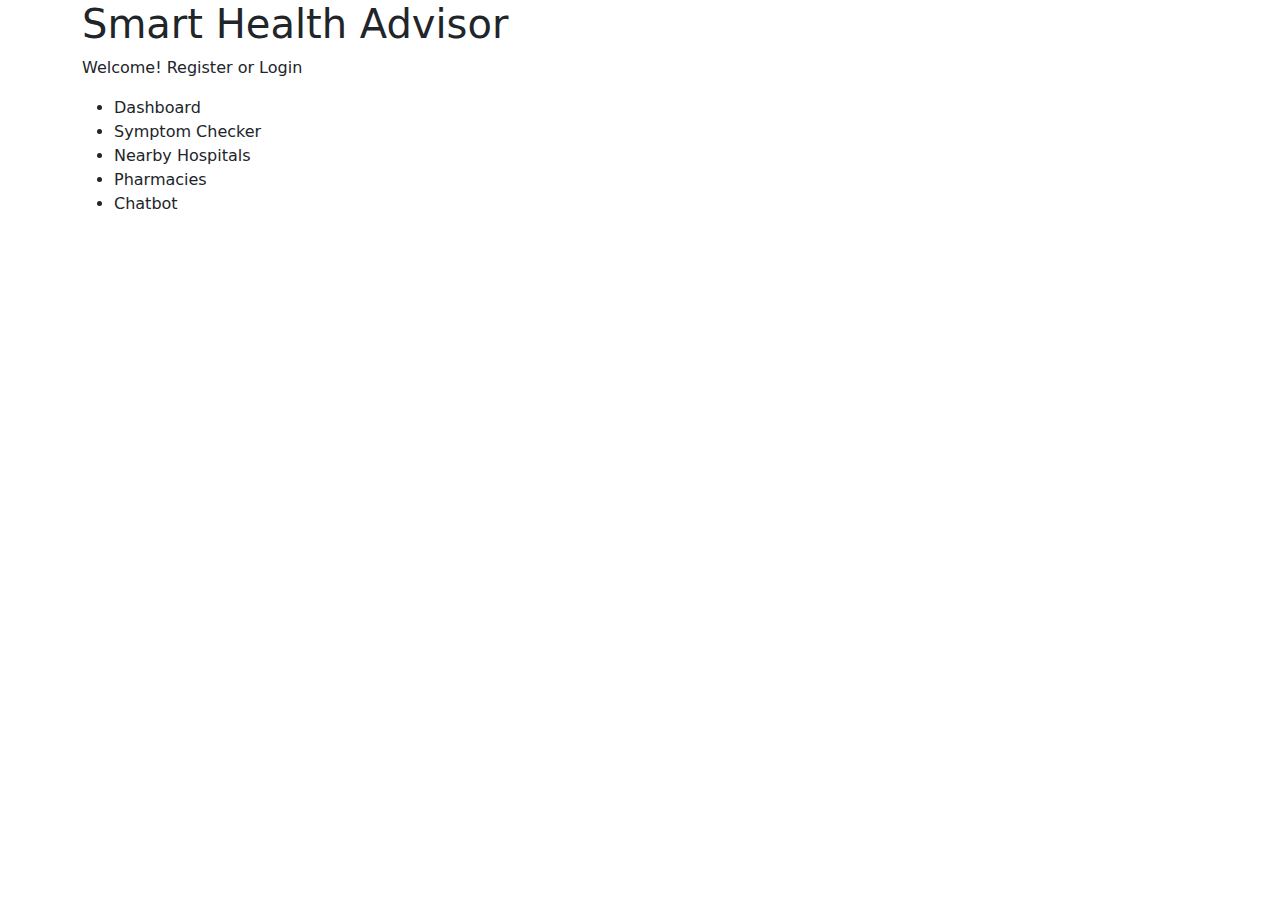
<file: smart-health-advisor/src/main/resources/templates/index.html>
<!DOCTYPE html>
<html xmlns:th="http://www.thymeleaf.org">
<head>
    <meta charset="UTF-8">
    <title>Smart Health Advisor</title>
    <link rel="stylesheet" th:href="@{/css/style.css}">
    <link rel="stylesheet"
          href="https://cdn.jsdelivr.net/npm/bootstrap@5.3.2/dist/css/bootstrap.min.css">
</head>
<body>
<div class="container">
    <h1>Smart Health Advisor</h1>
    <p>Welcome! <a th:href="@{/register}">Register</a> or <a th:href="@{/login}">Login</a></p>

    <ul>
        <li><a th:href="@{/dashboard}">Dashboard</a></li>
        <li><a th:href="@{/diagnosis}">Symptom Checker</a></li>
        <li><a th:href="@{/map}">Nearby Hospitals</a></li>
        <li><a th:href="@{/pharmacies}">Pharmacies</a></li>
        <li><a th:href="@{/chatbot}">Chatbot</a></li>
    </ul>
</div>
<script src="https://cdn.jsdelivr.net/npm/bootstrap@5.3.2/dist/js/bootstrap.bundle.min.js"></script>

</body>
</html>
</file>
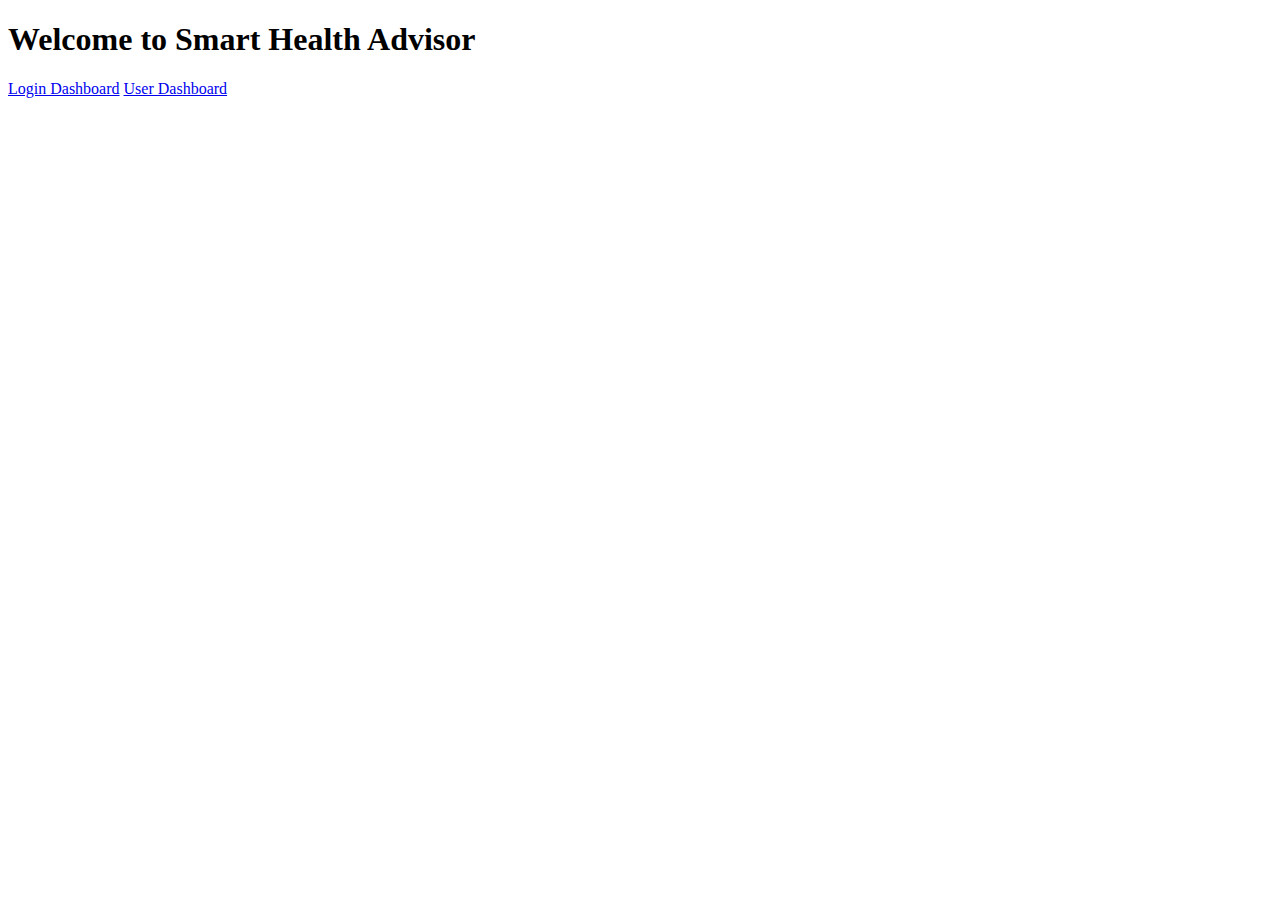
<file: smart-health-advisor/src/main/resources/static/css/index.html>
<!DOCTYPE html>
<html>
<head>
    <title>Smart Health Advisor</title>
</head>
<body>
<h1>Welcome to Smart Health Advisor</h1>
<a href="/login/dashboard">Login Dashboard</a>
<a href="/user/dashboard">User Dashboard</a>
</body>
</html>
</file>
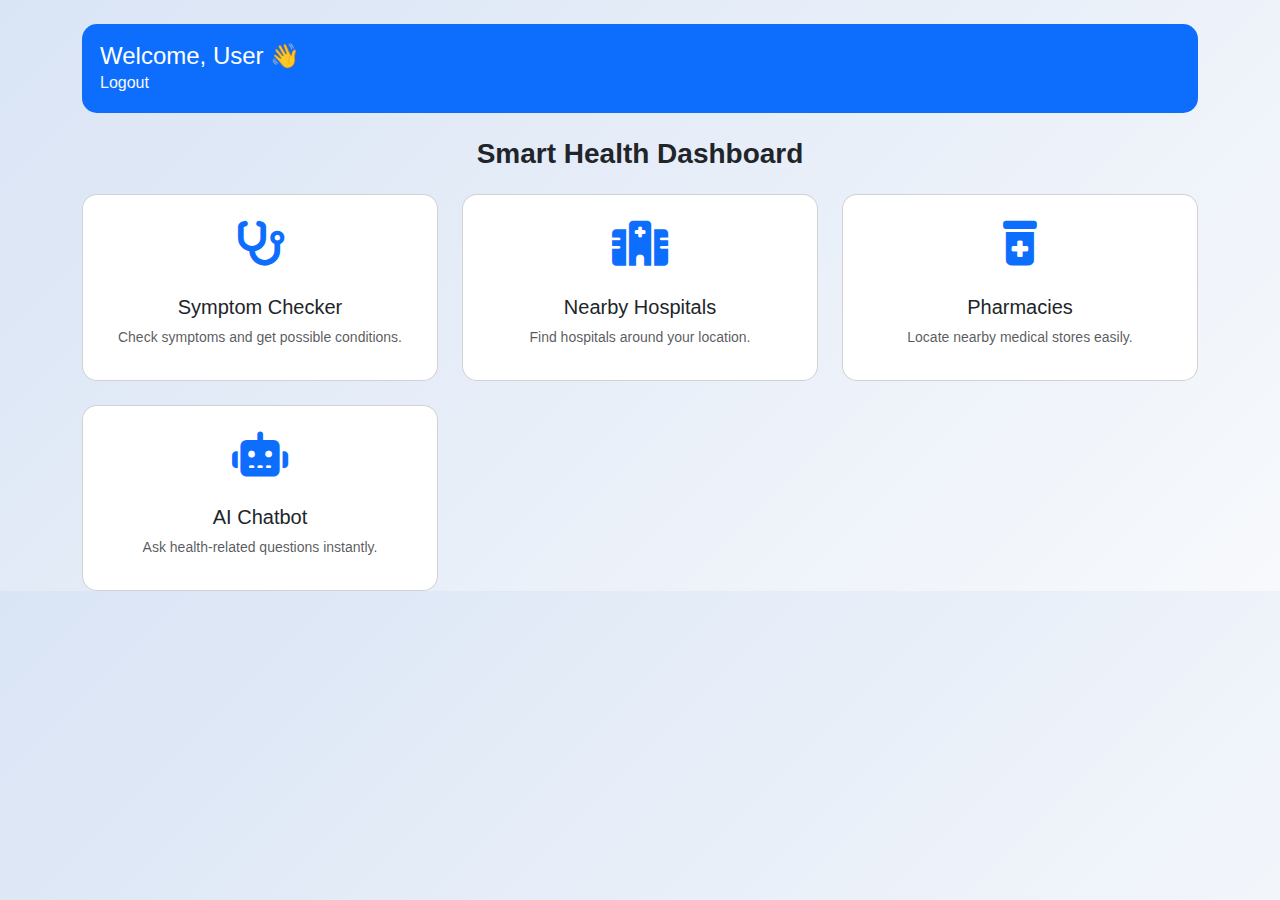
<file: smart-health-advisor/src/main/resources/templates/dashboard.html>
<!DOCTYPE html>
<html xmlns:th="http://www.thymeleaf.org">
<head>
    <meta charset="UTF-8">
    <title>Dashboard</title>

    <!-- Bootstrap CSS -->
    <link rel="stylesheet" href="https://cdn.jsdelivr.net/npm/bootstrap@5.3.2/dist/css/bootstrap.min.css">

    <!-- Icons -->
    <link rel="stylesheet" href="https://cdnjs.cloudflare.com/ajax/libs/font-awesome/6.5.0/css/all.min.css">

    <!-- Custom Styles -->
    <style>
        body {
            background: linear-gradient(135deg, #d9e4f5, #f7f9fc);
            font-family: 'Segoe UI', sans-serif;
        }

        .dashboard-card {
            border-radius: 15px;
            transition: transform 0.3s ease, box-shadow 0.3s ease;
            cursor: pointer;
        }

        .dashboard-card:hover {
            transform: translateY(-8px);
            box-shadow: 0 12px 25px rgba(0,0,0,0.15);
        }

        .icon-box {
            font-size: 45px;
            color: #0d6efd;
        }

        .welcome-box {
            background: #0d6efd;
            color: #fff;
            padding: 18px;
            border-radius: 15px;
        }

        a {
            text-decoration: none;
        }
    </style>
</head>

<body>
<div class="container mt-4">

    <!-- Welcome Message -->
    <div th:if="${user}" class="welcome-box mb-4">
        <h4 class="mb-0">Welcome, <span th:text="${user.name}">User</span> 👋</h4>
        <a th:href="@{/logout}" class="text-light">Logout</a>
    </div>

    <h3 class="mb-4 text-center fw-bold">Smart Health Dashboard</h3>

    <!-- Cards Section -->
    <div class="row g-4">

        <!-- Symptom Checker -->
        <div class="col-md-4">
            <a th:href="@{/diagnosis}">
                <div class="card p-3 dashboard-card text-center">
                    <div class="icon-box"><i class="fa-solid fa-stethoscope"></i></div>
                    <h5 class="mt-3">Symptom Checker</h5>
                    <p class="text-muted small">Check symptoms and get possible conditions.</p>
                </div>
            </a>
        </div>

        <!-- Hospitals -->
        <div class="col-md-4">
            <a th:href="@{/map}">
                <div class="card p-3 dashboard-card text-center">
                    <div class="icon-box"><i class="fa-solid fa-hospital"></i></div>
                    <h5 class="mt-3">Nearby Hospitals</h5>
                    <p class="text-muted small">Find hospitals around your location.</p>
                </div>
            </a>
        </div>

        <!-- Pharmacies -->
        <div class="col-md-4">
            <a th:href="@{/pharmacies}">
                <div class="card p-3 dashboard-card text-center">
                    <div class="icon-box"><i class="fa-solid fa-prescription-bottle-medical"></i></div>
                    <h5 class="mt-3">Pharmacies</h5>
                    <p class="text-muted small">Locate nearby medical stores easily.</p>
                </div>
            </a>
        </div>

    <!--  Records
        <div class="col-md-4">
            <a th:href="@{/records}">
                <div class="card p-3 dashboard-card text-center">
                    <div class="icon-box"><i class="fa-solid fa-file-medical"></i></div>
                    <h5 class="mt-3">My Health Records</h5>
                    <p class="text-muted small">View and manage your medical records.</p>
                </div>
            </a>
        </div> -->
        <!-- Chatbot -->
        <div class="col-md-4">
            <a th:href="@{/chatbot}">
                <div class="card p-3 dashboard-card text-center">
                    <div class="icon-box"><i class="fa-solid fa-robot"></i></div>
                    <h5 class="mt-3">AI Chatbot</h5>
                    <p class="text-muted small">Ask health-related questions instantly.</p>
                </div>
            </a>
        </div>

    </div>
</div>

<!-- Bootstrap JS -->
<script src="https://cdn.jsdelivr.net/npm/bootstrap@5.3.2/dist/js/bootstrap.bundle.min.js"></script>
</body>
</html>
</file>
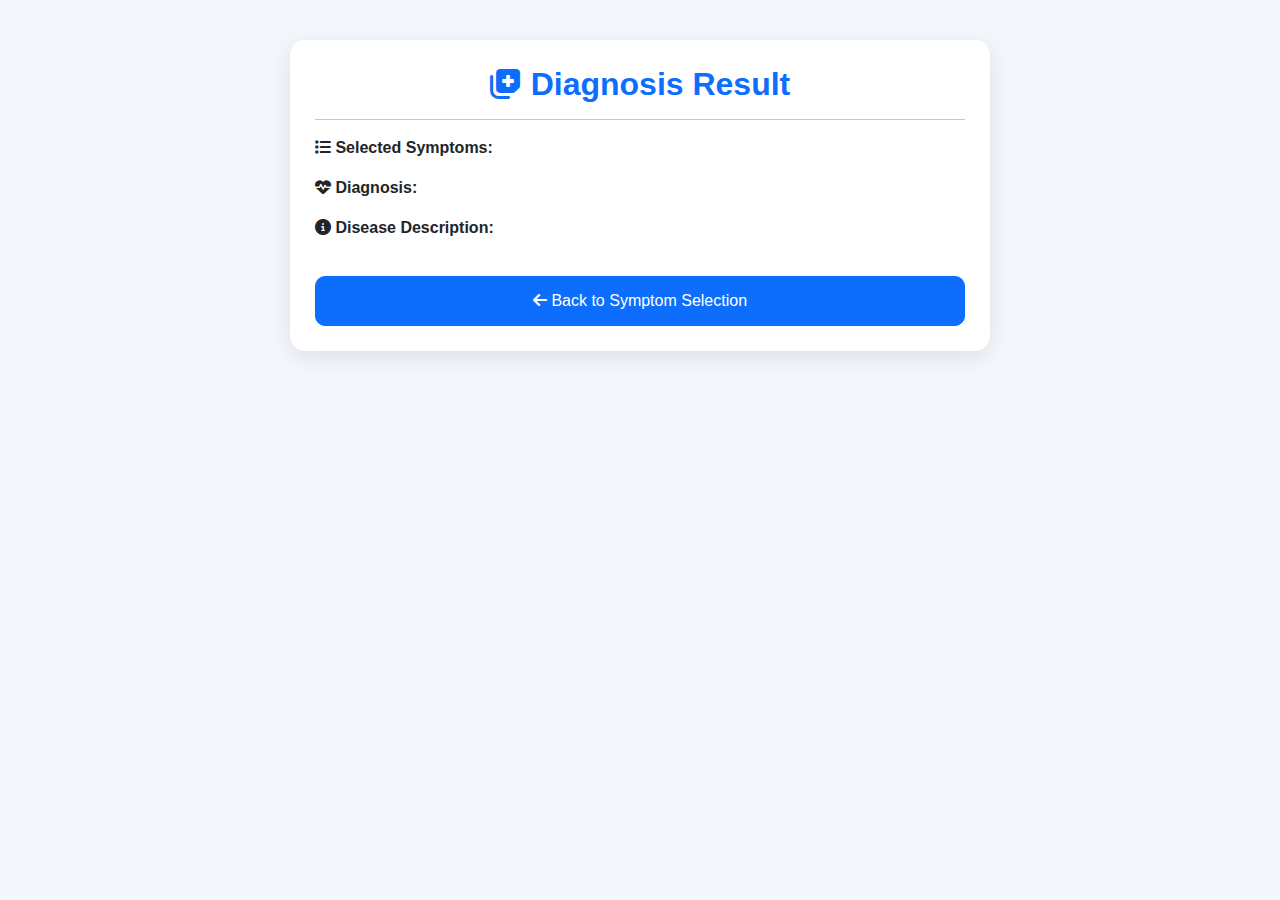
<file: smart-health-advisor/src/main/resources/templates/diagnosis-result.html>
<!DOCTYPE html>
<html xmlns:th="http://www.thymeleaf.org">
<head>
    <meta charset="UTF-8">
    <title>Diagnosis Result</title>

    <!-- Bootstrap -->
    <link rel="stylesheet" href="https://cdn.jsdelivr.net/npm/bootstrap@5.3.2/dist/css/bootstrap.min.css">

    <!-- Icons -->
    <link rel="stylesheet" href="https://cdnjs.cloudflare.com/ajax/libs/font-awesome/6.5.0/css/all.min.css">

    <style>
        body {
            background: #f4f7fb;
            font-family: 'Segoe UI', sans-serif;
        }

        .result-card {
            background: #fff;
            padding: 25px;
            border-radius: 15px;
            box-shadow: 0 6px 25px rgba(0,0,0,0.1);
            max-width: 700px;
            margin: 40px auto;
        }

        .title {
            text-align: center;
            font-weight: 700;
            color: #0d6efd;
        }

        .back-btn {
            margin-top: 20px;
            width: 100%;
            border-radius: 10px;
            padding: 12px;
            font-size: 16px;
        }
    </style>
</head>

<body>

<div class="container">
    <div class="result-card">

        <h2 class="title">
            <i class="fa-solid fa-notes-medical"></i> Diagnosis Result
        </h2>

        <hr>

        <p class="mt-3">
            <b><i class="fa-solid fa-list"></i> Selected Symptoms:</b><br>
            <span th:text="${symptoms}" class="text-secondary"></span>
        </p>

        <p class="mt-3">
            <b><i class="fa-solid fa-heart-pulse"></i> Diagnosis:</b><br>
            <span th:text="${diagnosis}" class="text-danger fw-bold"></span>
        </p>

        <!-- Added Disease Description -->
        <p class="mt-3" th:if="${description != null}">
            <b><i class="fa-solid fa-info-circle"></i> Disease Description:</b><br>
            <span th:text="${description}" class="text-secondary"></span>
        </p>

        <a href="/diagnosis" class="btn btn-primary back-btn">
            <i class="fa-solid fa-arrow-left"></i> Back to Symptom Selection
        </a>

    </div>
</div>

<!-- Bootstrap JS -->
<script src="https://cdn.jsdelivr.net/npm/bootstrap@5.3.2/dist/js/bootstrap.bundle.min.js"></script>

</body>
</html>
</file>
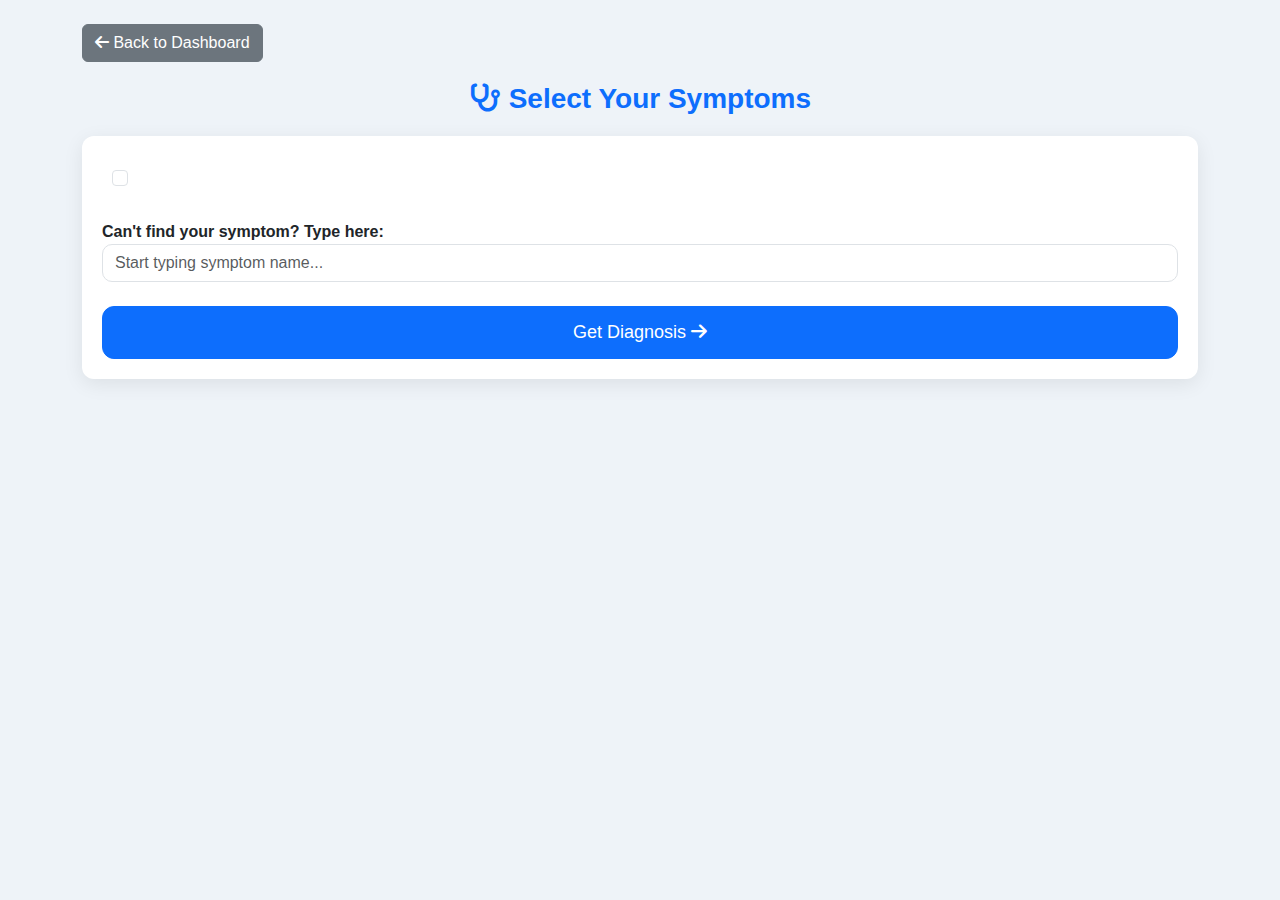
<file: smart-health-advisor/src/main/resources/templates/diagnosis.html>
<!DOCTYPE html>
<html xmlns:th="http://www.thymeleaf.org">
<head>
    <meta charset="UTF-8">
    <title>Diagnosis</title>

    <!-- Bootstrap -->
    <link rel="stylesheet" href="https://cdn.jsdelivr.net/npm/bootstrap@5.3.2/dist/css/bootstrap.min.css">

    <!-- Icons -->
    <link rel="stylesheet"
          href="https://cdnjs.cloudflare.com/ajax/libs/font-awesome/6.5.0/css/all.min.css">

    <style>
        body {
            background: #eef3f8;
            font-family: "Segoe UI", sans-serif;
        }

        .page-title {
            text-align: center;
            margin-top: 20px;
            font-weight: 600;
            color: #0d6efd;
            font-size: 28px;
        }

        .symptom-box {
            background: white;
            border-radius: 12px;
            padding: 20px;
            margin-top: 20px;
            box-shadow: 0 5px 20px rgba(0,0,0,0.08);
        }

        .symptom-item {
            padding: 10px;
            border-radius: 10px;
            transition: background 0.2s;
        }

        .symptom-item:hover {
            background: #e8f0ff;
            cursor: pointer;
        }

        .submit-btn {
            width: 100%;
            border-radius: 12px;
            padding: 12px;
            font-size: 18px;
        }

        .custom-input {
            border-radius: 10px;
        }
    </style>
</head>
<body>

<div class="container mt-4">

    <!-- Back button -->
    <a href="/dashboard" class="btn btn-secondary">
        <i class="fa-solid fa-arrow-left"></i> Back to Dashboard
    </a>

    <h2 class="page-title">
        <i class="fa-solid fa-stethoscope"></i> Select Your Symptoms
    </h2>

    <p th:if="${error}" class="text-danger fw-bold text-center" th:text="${error}"></p>

    <form th:action="@{/diagnosis/result}" method="post">
        <div class="symptom-box">

            <!-- SYMPTOM LIST -->
            <div id="symptomList" class="row" style="max-height: 350px; overflow:auto;">

                <!-- Only first 4 symptoms are visible initially -->
                <div class="col-md-6"
                     th:each="symptom, iterStat : ${symptoms}"
                     th:if="${iterStat.index < 4}"
                     th:data-name="${symptom.name.toLowerCase()}">

                    <div class="symptom-item d-flex align-items-center">
                        <input type="checkbox" th:value="${symptom.id}" name="selectedSymptoms"
                               class="form-check-input me-2">
                        <span th:text="${symptom.name}" class="ms-1"></span>
                    </div>
                </div>

            </div>

            <!-- CUSTOM SEARCH INPUT -->
            <label class="mt-4 fw-bold">Can't find your symptom? Type here:</label>
            <input type="text" id="searchBox" name="customSymptom" class="form-control custom-input"
                   placeholder="Start typing symptom name...">

            <br>

            <button type="submit" class="btn btn-primary submit-btn">
                Get Diagnosis <i class="fa-solid fa-arrow-right"></i>
            </button>

        </div>
    </form>
</div>

<!-- Bootstrap JS -->
<script src="https://cdn.jsdelivr.net/npm/bootstrap@5.3.2/dist/js/bootstrap.bundle.min.js"></script>

<script>
    const searchBox = document.getElementById("searchBox");

    searchBox.addEventListener("input", function () {
        let filter = searchBox.value.toLowerCase();

        let items = document.querySelectorAll("#symptomList div[th\\:data-name]");

        items.forEach(item => {
            let name = item.getAttribute("data-name");
            item.style.display = name.includes(filter) ? "" : "none";
        });
    });
</script>

</body>
</html>
</file>
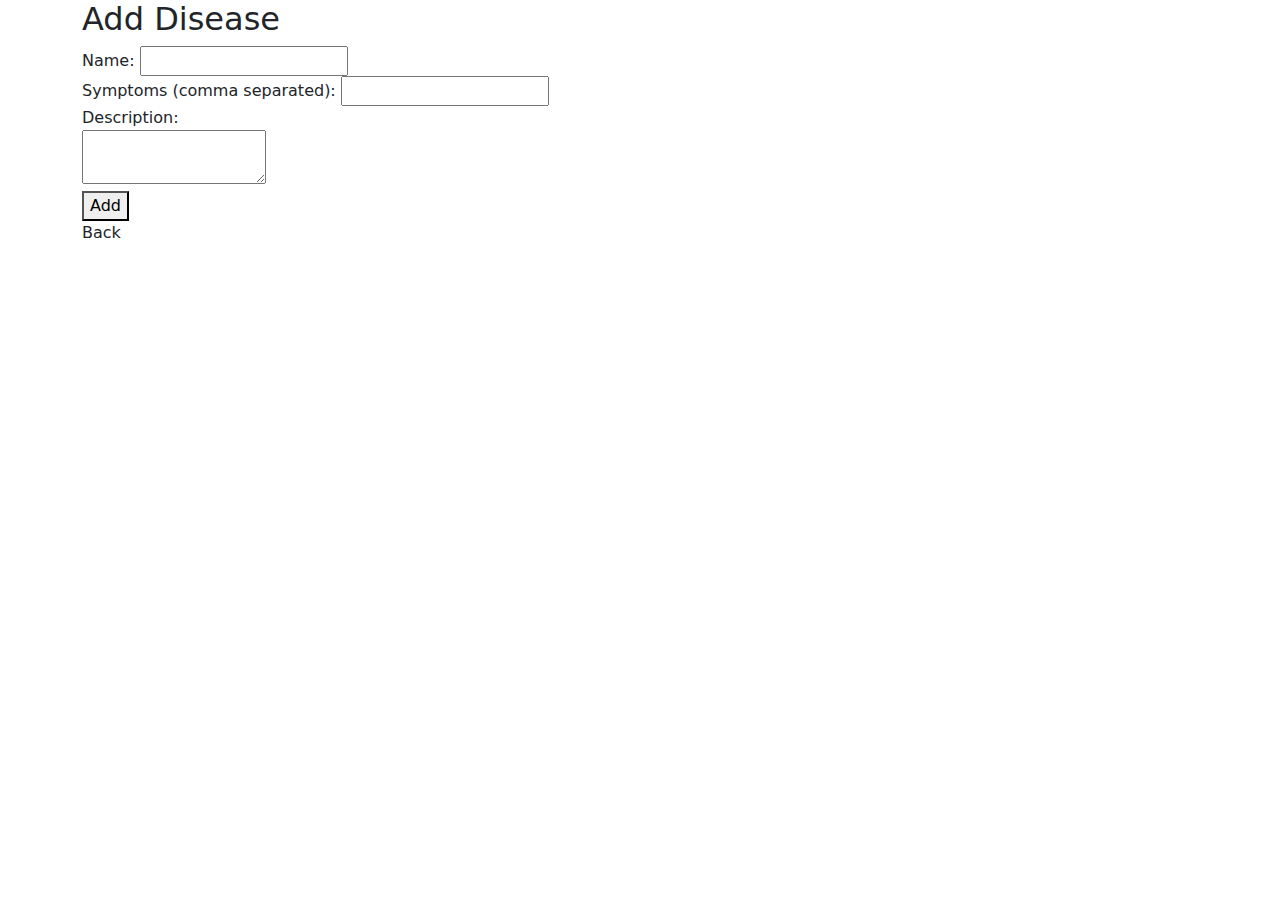
<file: smart-health-advisor/src/main/resources/templates/disease-form.html>
<!DOCTYPE html>
<html xmlns:th="http://www.thymeleaf.org">
<head><meta charset="UTF-8"><title>Add Disease</title><link rel="stylesheet" th:href="@{/css/style.css}"><link rel="stylesheet"
                                                                                                               href="https://cdn.jsdelivr.net/npm/bootstrap@5.3.2/dist/css/bootstrap.min.css">
</head>
<body>
<div class="container">
    <h2>Add Disease</h2>
    <form th:action="@{/diagnosis/add-disease}" th:object="${disease}" method="post">
        <label>Name: <input type="text" th:field="*{name}" required/></label><br/>
        <label>Symptoms (comma separated): <input type="text" th:field="*{symptoms}" /></label><br/>
        <label>Description:<br/><textarea th:field="*{description}"></textarea></label><br/>
        <button type="submit">Add</button>
    </form>
    <p><a th:href="@{/diagnosis}">Back</a></p>
</div>
<script src="https://cdn.jsdelivr.net/npm/bootstrap@5.3.2/dist/js/bootstrap.bundle.min.js"></script>

</body>
</html>
</file>
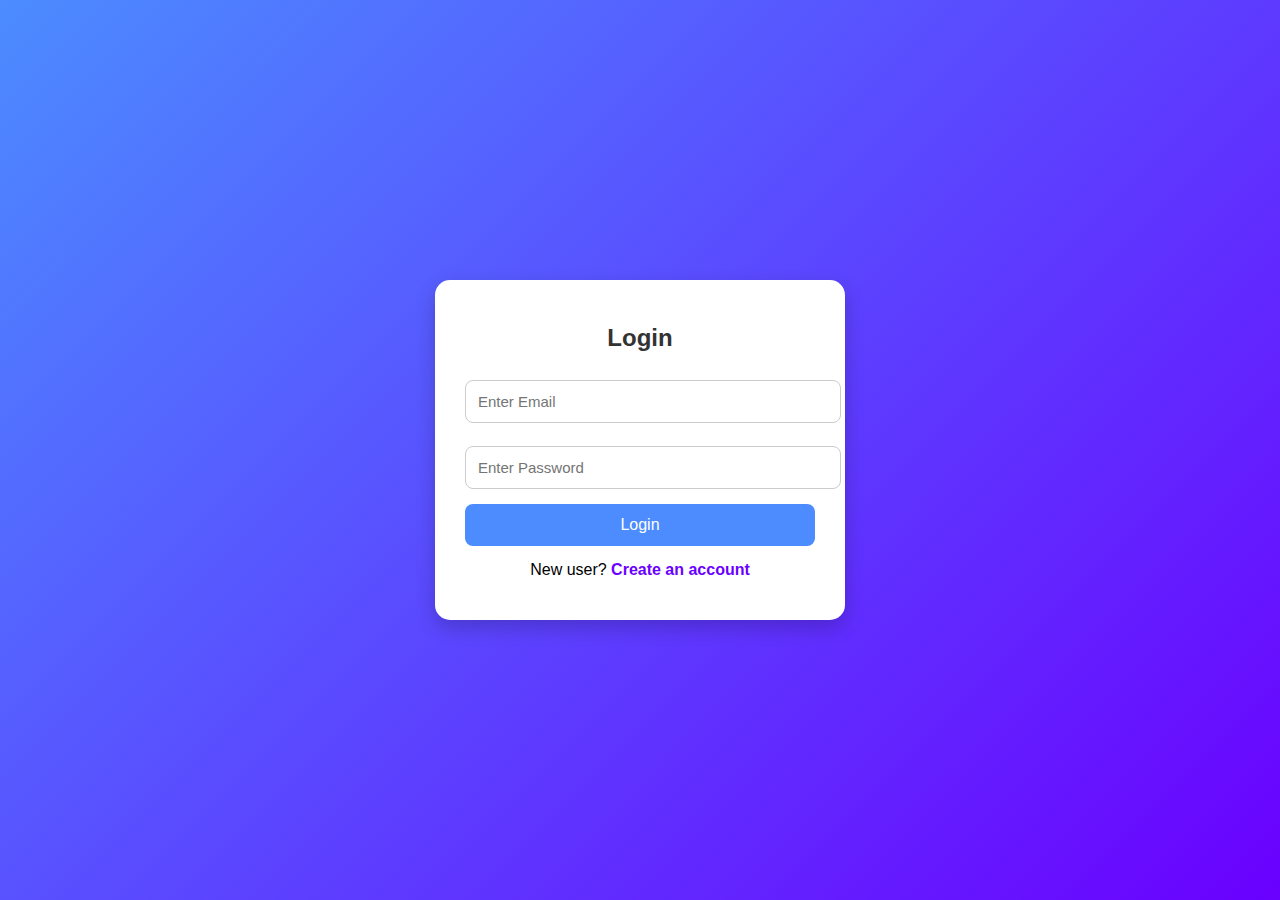
<file: smart-health-advisor/src/main/resources/templates/login.html>
<!DOCTYPE html>
<html xmlns:th="http://www.thymeleaf.org">
<head>
    <meta charset="UTF-8">
    <title>Login</title>

    <style>
        body {
            margin: 0;
            padding: 0;
            font-family: Arial, sans-serif;
            background: linear-gradient(135deg, #4c8cff, #6a00ff);
            height: 100vh;
            display: flex;
            justify-content: center;
            align-items: center;
        }

        .container {
            background: #ffffff;
            width: 350px;
            padding: 25px 30px;
            border-radius: 15px;
            box-shadow: 0 8px 20px rgba(0,0,0,0.2);
            text-align: center;
            animation: fadeIn 0.7s ease;
        }

        h2 {
            margin-bottom: 20px;
            color: #333;
        }

        input {
            width: 100%;
            padding: 12px;
            margin: 8px 0 15px 0;
            border-radius: 8px;
            border: 1px solid #ccc;
            font-size: 15px;
        }

        button {
            width: 100%;
            padding: 12px;
            border: none;
            border-radius: 8px;
            background: #4c8cff;
            color: white;
            font-size: 16px;
            cursor: pointer;
            transition: 0.3s;
        }

        button:hover {
            background: #365fcc;
        }

        a {
            color: #6a00ff;
            text-decoration: none;
            font-weight: bold;
        }
        a:hover {
            text-decoration: underline;
        }

        @keyframes fadeIn {
            from { opacity: 0; transform: translateY(-20px); }
            to { opacity: 1; transform: translateY(0); }
        }
    </style>
</head>

<body>
<div class="container">
    <h2>Login</h2>

    <div th:if="${error}" style="color:red" th:text="${error}"></div>
    <div th:if="${message}" style="color:green" th:text="${message}"></div>

    <form th:action="@{/login}" method="post">
        <input type="email" name="email" placeholder="Enter Email" required/>
        <input type="password" name="password" placeholder="Enter Password" required/>
        <button type="submit">Login</button>
    </form>

    <p style="margin-top: 15px;">
        New user?
        <a th:href="@{/register}">Create an account</a>
    </p>
</div>
</body>
</html>
</file>
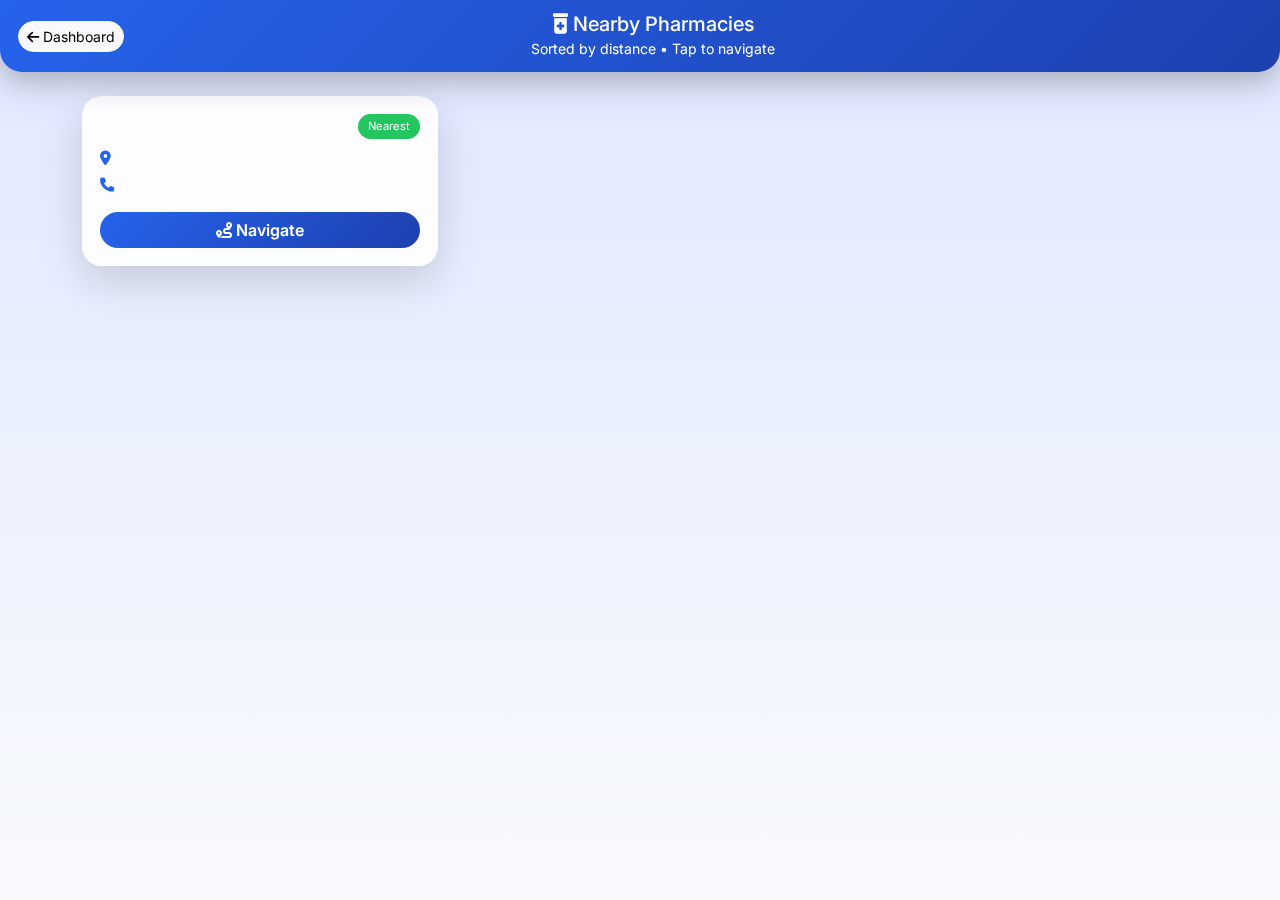
<file: smart-health-advisor/src/main/resources/templates/pharmacies.html>
<!DOCTYPE html>
<html xmlns:th="http://www.thymeleaf.org">
<head>
    <meta charset="UTF-8">
    <meta name="viewport" content="width=device-width, initial-scale=1">
    <title>Nearby Pharmacies</title>

    <!-- Bootstrap -->
    <link href="https://cdn.jsdelivr.net/npm/bootstrap@5.3.2/dist/css/bootstrap.min.css" rel="stylesheet">

    <!-- Icons -->
    <link href="https://cdnjs.cloudflare.com/ajax/libs/font-awesome/6.5.0/css/all.min.css" rel="stylesheet">

    <!-- Fonts -->
    <link href="https://fonts.googleapis.com/css2?family=Inter:wght@400;600;700&display=swap" rel="stylesheet">

    <style>
        body {
            font-family: 'Inter', sans-serif;
            background: linear-gradient(180deg, #e0e7ff, #f8fafc);
            min-height: 100vh;
        }

        .top-bar {
            position: sticky;
            top: 0;
            z-index: 1000;
            background: linear-gradient(135deg, #2563eb, #1e40af);
            color: white;
            padding: 12px 18px;
            border-bottom-left-radius: 22px;
            border-bottom-right-radius: 22px;
            box-shadow: 0 10px 30px rgba(0,0,0,0.25);
        }

        .pharmacy-card {
            background: rgba(255, 255, 255, 0.9);
            backdrop-filter: blur(14px);
            border-radius: 20px;
            padding: 18px;
            box-shadow: 0 15px 40px rgba(0,0,0,0.15);
            transition: 0.35s;
        }

        .pharmacy-card:hover {
            transform: translateY(-6px);
        }

        .pharmacy-name {
            font-weight: 700;
            font-size: 1.1rem;
        }

        .badge-near {
            background: #22c55e;
            font-size: 0.7rem;
            padding: 4px 10px;
            border-radius: 30px;
            color: white;
        }

        .info {
            font-size: 0.9rem;
            margin-top: 6px;
            color: #475569;
        }

        .info i {
            color: #2563eb;
            width: 18px;
        }

        .navigate-btn {
            border-radius: 50px;
            font-weight: 600;
            background: linear-gradient(135deg, #2563eb, #1e40af);
            border: none;
        }
    </style>
</head>

<body>

<!-- HEADER -->
<div class="top-bar d-flex justify-content-between align-items-center">
    <a href="/dashboard" class="btn btn-light btn-sm rounded-pill">
        <i class="fa-solid fa-arrow-left"></i> Dashboard
    </a>

    <div class="text-center flex-grow-1">
        <h5 class="mb-0">
            <i class="fa-solid fa-prescription-bottle-medical"></i>
            Nearby Pharmacies
        </h5>
        <small>Sorted by distance • Tap to navigate</small>
    </div>

    <div style="width:80px;"></div>
</div>

<!-- CONTENT -->
<div class="container my-4">
    <div class="row g-4">

        <div class="col-lg-4 col-md-6 col-12"
             th:each="p, stat : ${pharmacies}">

            <div class="pharmacy-card">

                <div class="d-flex justify-content-between mb-2">
                    <div class="pharmacy-name" th:text="${p.name}"></div>

                    <span th:if="${stat.index == 0}" class="badge-near">
                        Nearest
                    </span>
                </div>

                <div class="info">
                    <i class="fa-solid fa-location-dot"></i>
                    <span th:text="${p.address}"></span>
                </div>

                <div class="info">
                    <i class="fa-solid fa-phone"></i>
                    <span th:text="${p.phone}"></span>
                </div>

                <!-- ✅ WORKING NAVIGATE BUTTON -->
                <a class="btn btn-primary navigate-btn w-100 mt-3"
                   th:href="@{https://www.google.com/maps/dir/?api=1(
                        destination=${p.latitude + ',' + p.longitude}
                   )}"
                   target="_blank">
                    <i class="fa-solid fa-route"></i>
                    Navigate
                </a>

            </div>
        </div>

    </div>
</div>

<!-- LOCATION SCRIPT -->
<script>
    const params = new URLSearchParams(window.location.search);

    if (!params.has('lat') || !params.has('lon')) {
        if (navigator.geolocation) {
            navigator.geolocation.getCurrentPosition(
                pos => {
                    window.location.href =
                        `/pharmacies?lat=${pos.coords.latitude}&lon=${pos.coords.longitude}`;
                },
                () => console.log("Location denied")
            );
        }
    }
</script>

</body>
</html>
</file>
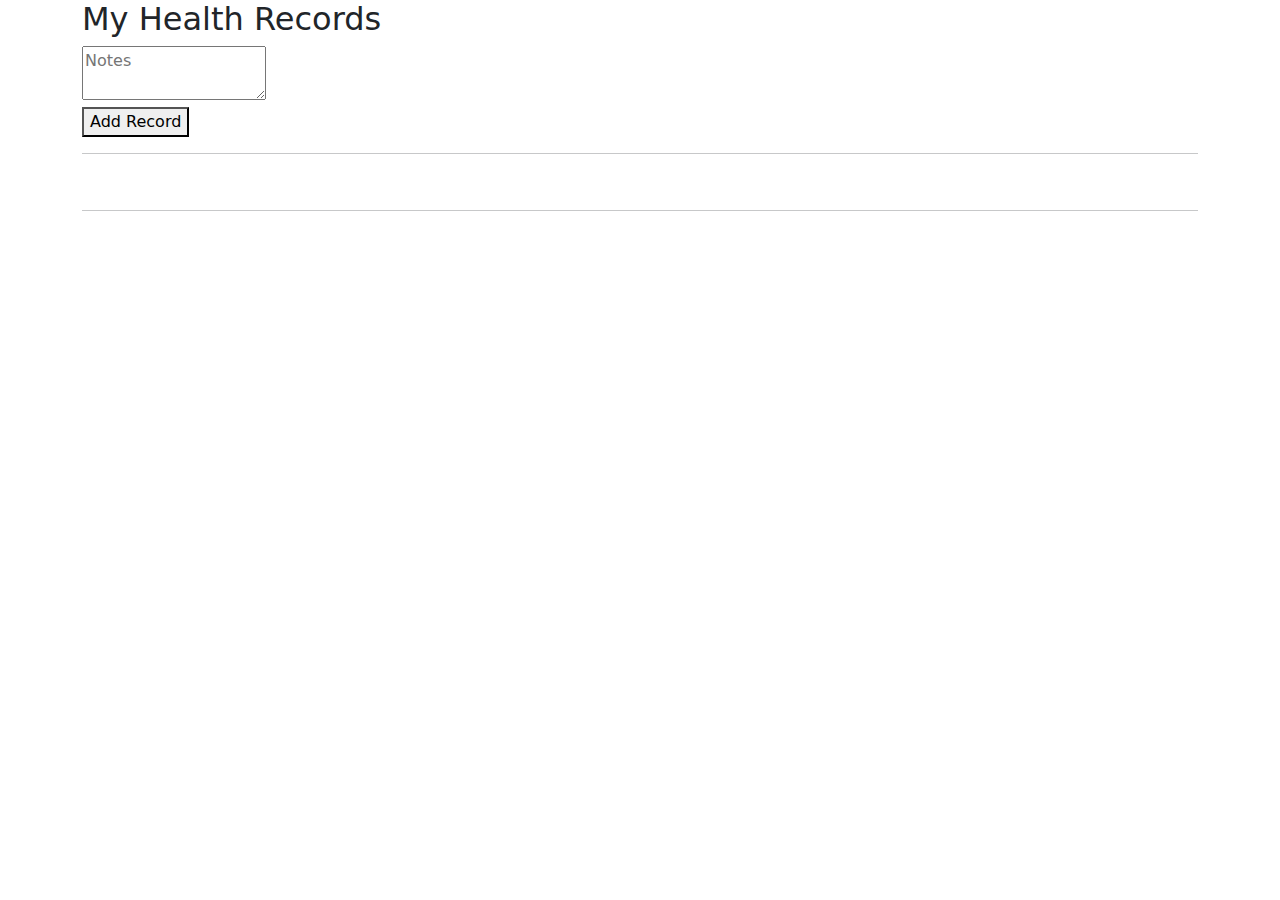
<file: smart-health-advisor/src/main/resources/templates/records.html>
<!DOCTYPE html>
<html xmlns:th="http://www.thymeleaf.org">
<head><meta charset="UTF-8"><title>My Health Records</title><link rel="stylesheet" th:href="@{/css/style.css}"><link rel="stylesheet"
                                                                                                                     href="https://cdn.jsdelivr.net/npm/bootstrap@5.3.2/dist/css/bootstrap.min.css">
</head>
<body>
<div class="container">
    <h2>My Health Records</h2>
    <form th:action="@{/records/add}" method="post">
        <textarea name="notes" placeholder="Notes"></textarea><br/>
        <button type="submit">Add Record</button>
    </form>
    <hr/>
    <div th:each="r : ${records}">
        <p><strong th:text="${#dates.format(r.recordedAt, 'dd-MMM-yyyy HH:mm')}"></strong><br/><span th:text="${r.notes}"></span></p>
        <hr/>
    </div>
</div>
<script src="https://cdn.jsdelivr.net/npm/bootstrap@5.3.2/dist/js/bootstrap.bundle.min.js"></script>

</body>
</html>
</file>
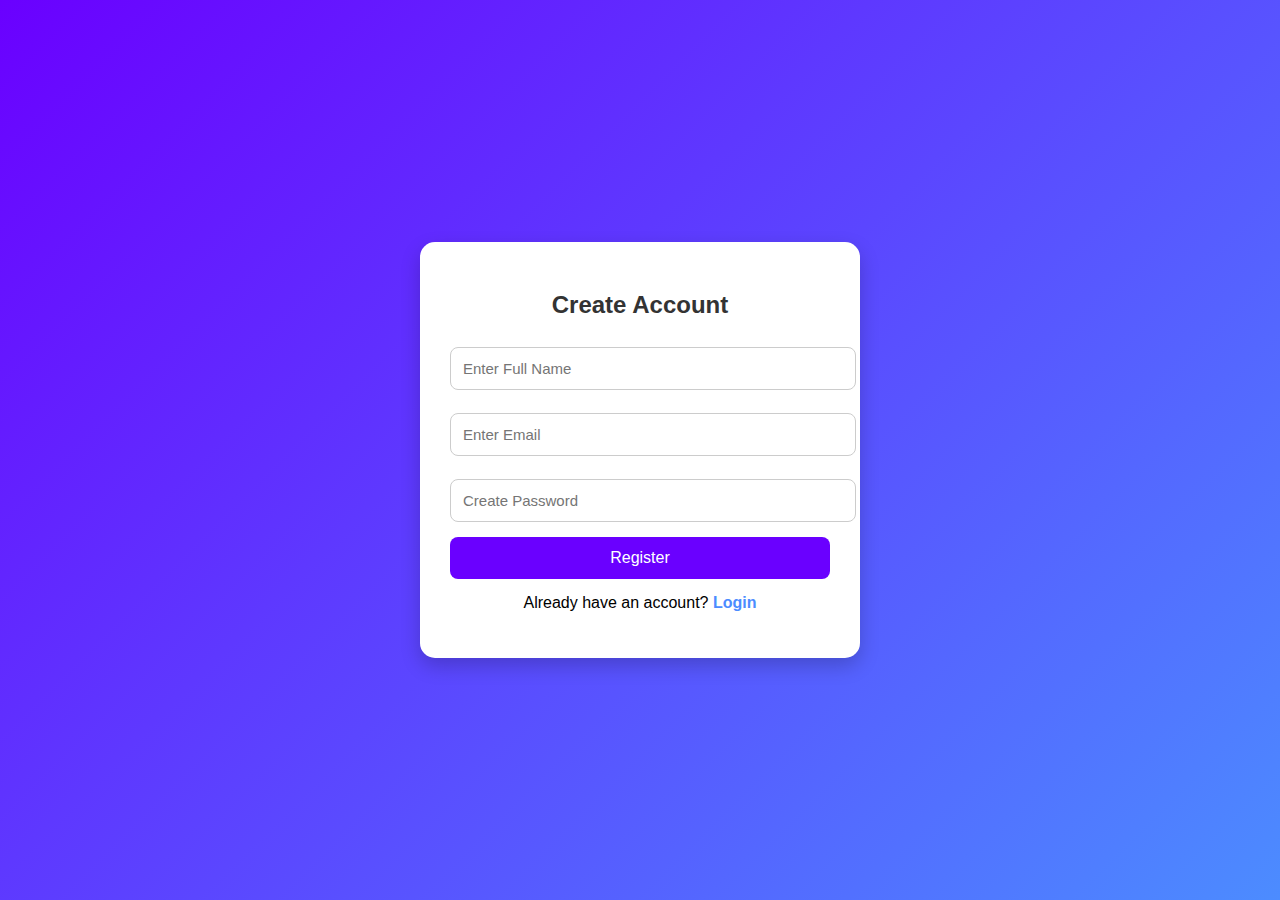
<file: smart-health-advisor/src/main/resources/templates/register.html>
<!DOCTYPE html>
<html xmlns:th="http://www.thymeleaf.org">
<head>
    <meta charset="UTF-8">
    <title>Register</title>

    <style>
        body {
            margin: 0;
            padding: 0;
            font-family: Arial, sans-serif;
            background: linear-gradient(135deg, #6a00ff, #4c8cff);
            height: 100vh;
            display: flex;
            justify-content: center;
            align-items: center;
        }

        .container {
            background: #ffffff;
            width: 380px;
            padding: 30px;
            border-radius: 15px;
            box-shadow: 0 8px 20px rgba(0,0,0,0.2);
            text-align: center;
            animation: fadeIn 0.7s ease;
        }

        h2 {
            margin-bottom: 20px;
            color: #333;
        }

        input {
            width: 100%;
            padding: 12px;
            margin: 8px 0 15px 0;
            border-radius: 8px;
            border: 1px solid #ccc;
            font-size: 15px;
        }

        button {
            width: 100%;
            padding: 12px;
            border: none;
            border-radius: 8px;
            background: #6a00ff;
            color: white;
            font-size: 16px;
            cursor: pointer;
            transition: 0.3s;
        }

        button:hover {
            background: #5200cc;
        }

        a {
            color: #4c8cff;
            text-decoration: none;
            font-weight: bold;
        }

        a:hover {
            text-decoration: underline;
        }

        @keyframes fadeIn {
            from { opacity: 0; transform: translateY(-20px); }
            to { opacity: 1; transform: translateY(0); }
        }
    </style>
</head>

<body>
<div class="container">
    <h2>Create Account</h2>

    <form th:action="@{/register}" th:object="${user}" method="post">

        <input type="text" th:field="*{name}" placeholder="Enter Full Name" required/>
        <input type="email" th:field="*{email}" placeholder="Enter Email" required/>
        <input type="password" th:field="*{password}" placeholder="Create Password" required/>

        <button type="submit">Register</button>
    </form>

    <p style="margin-top: 15px;">
        Already have an account?
        <a th:href="@{/login}">Login</a>
    </p>
</div>
</body>
</html>
</file>
